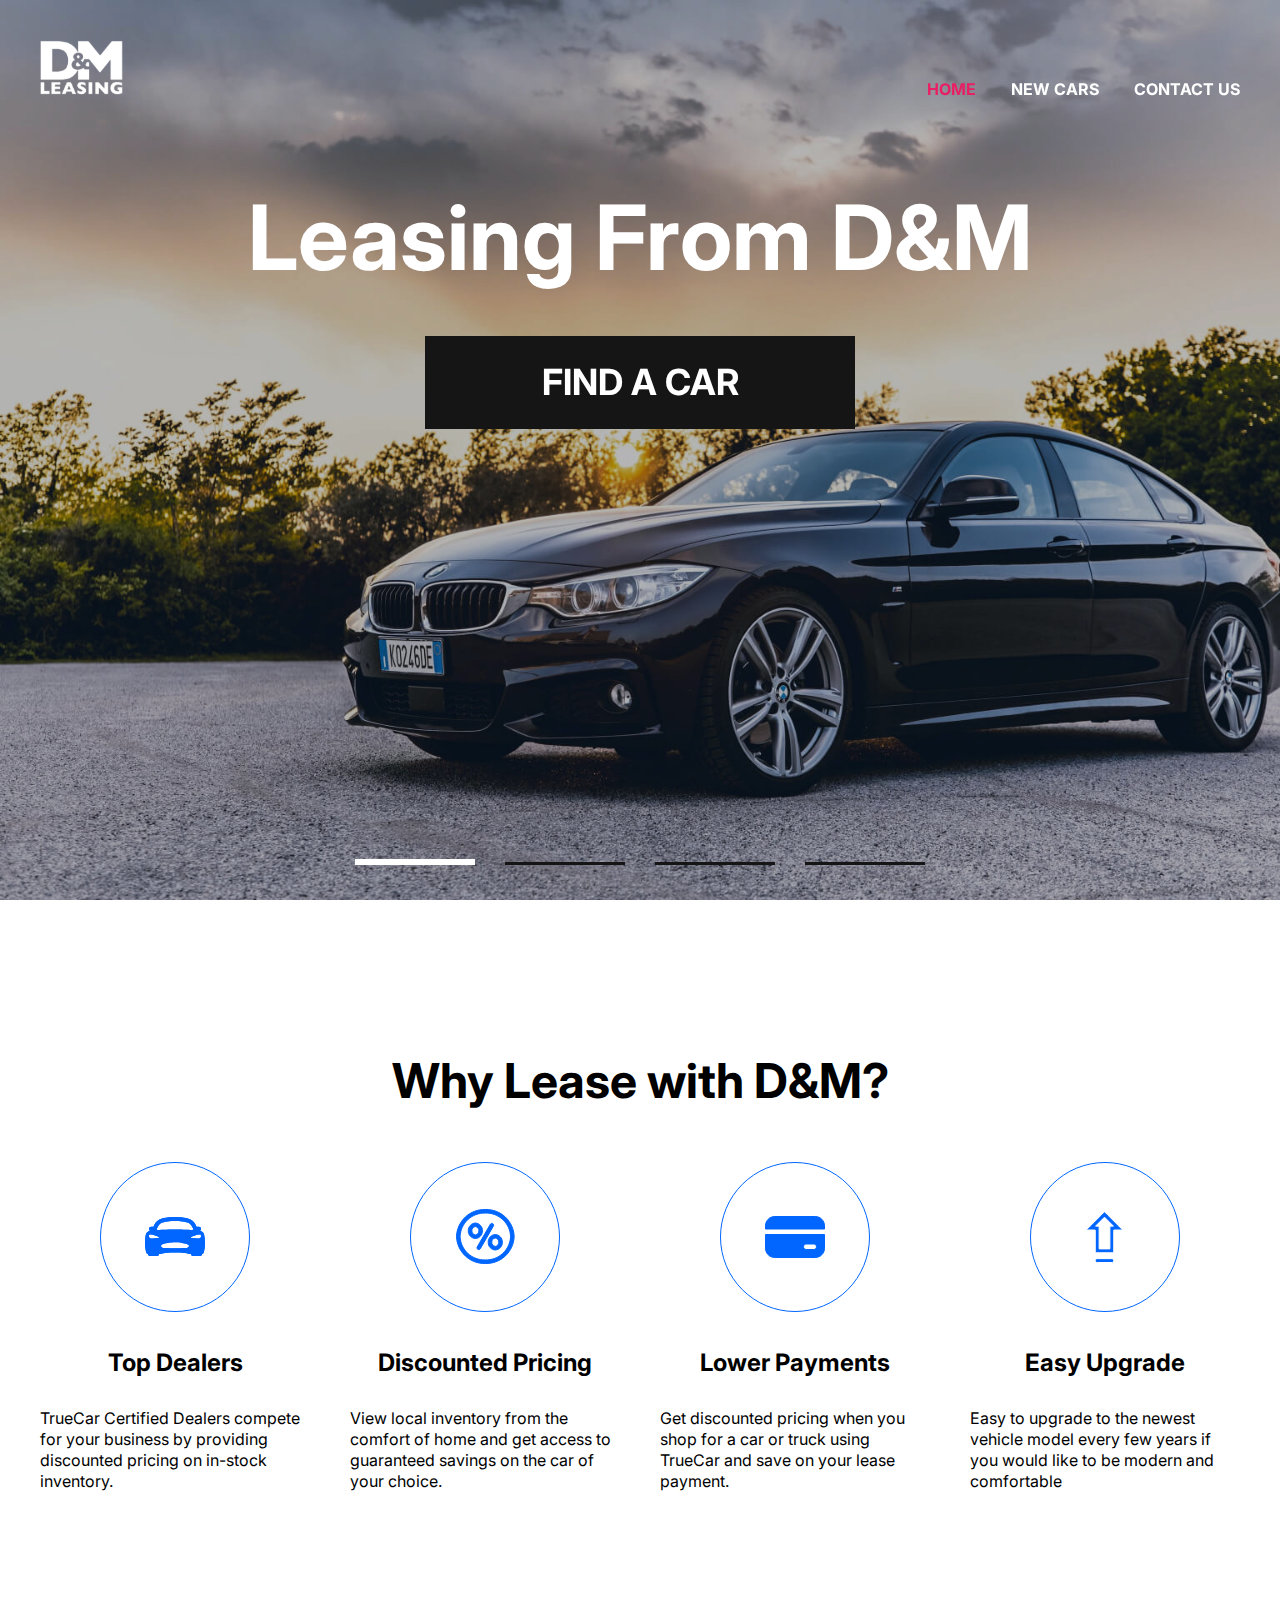
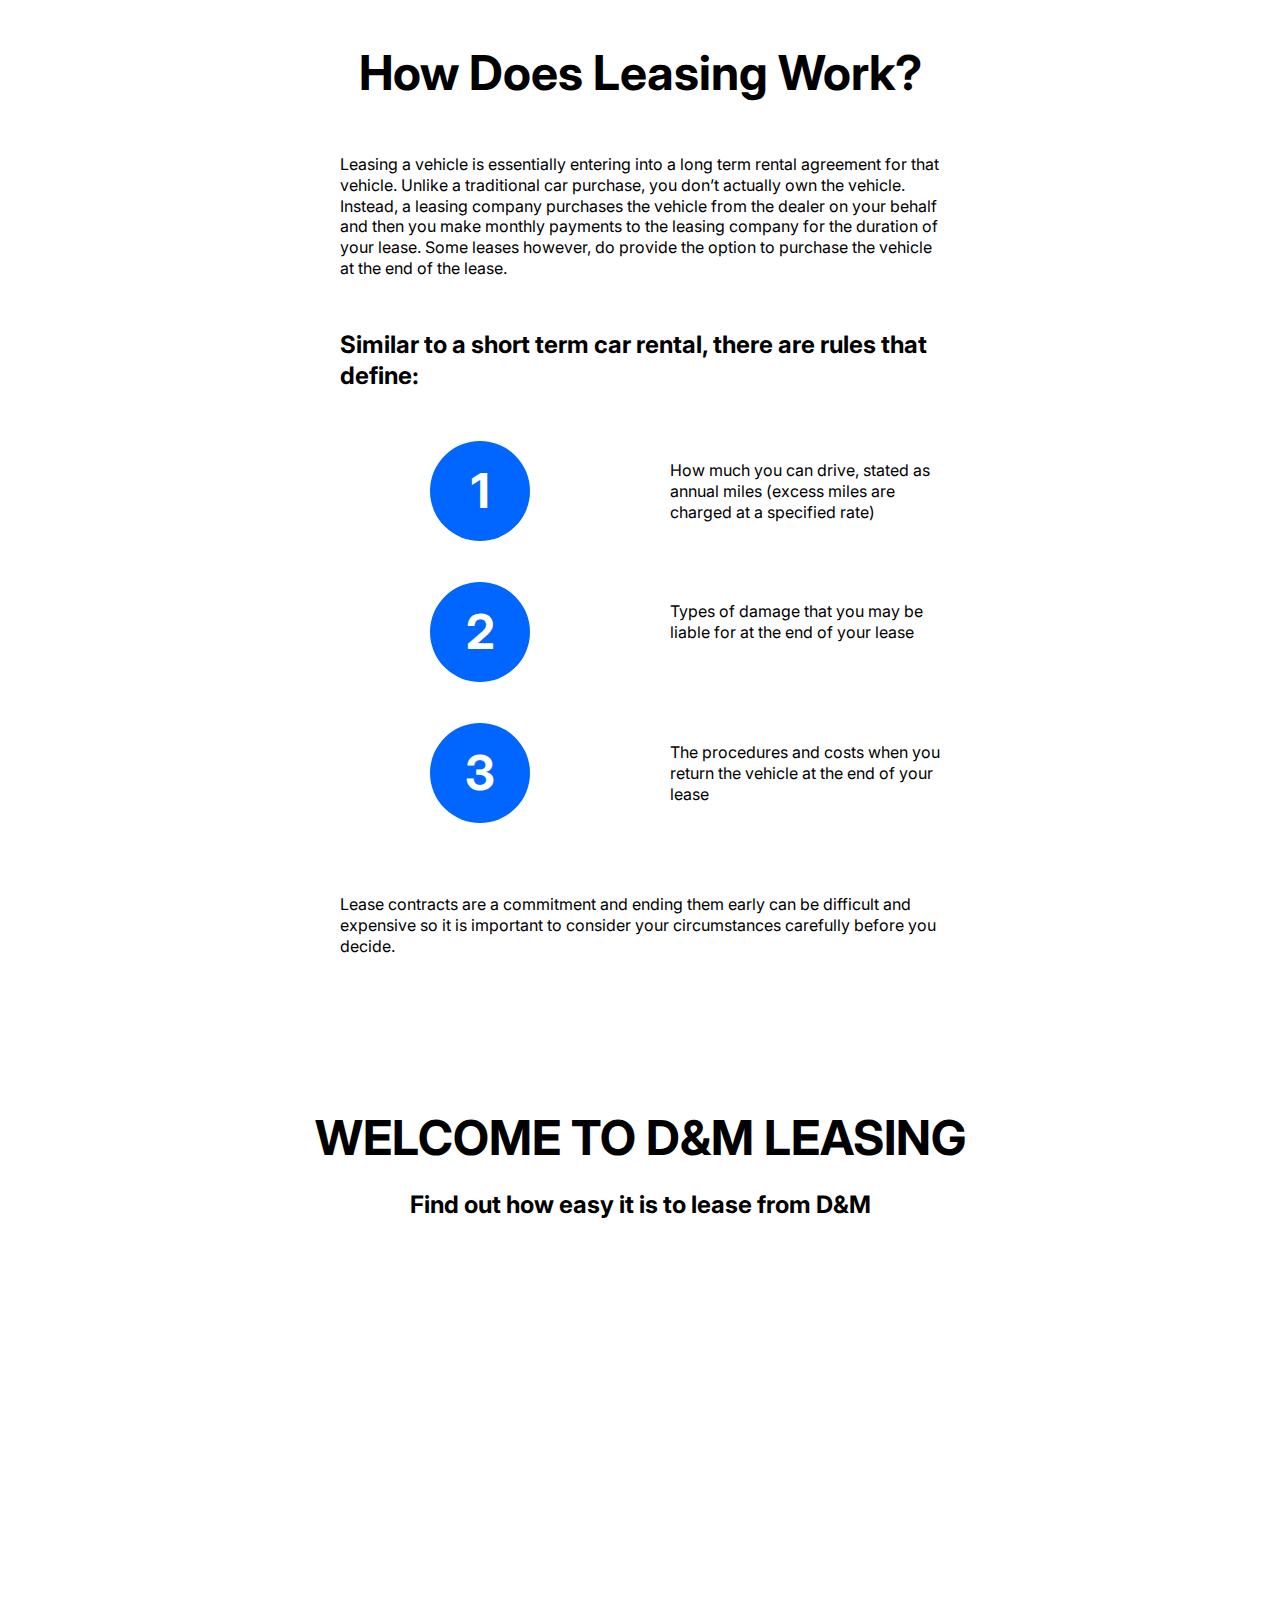
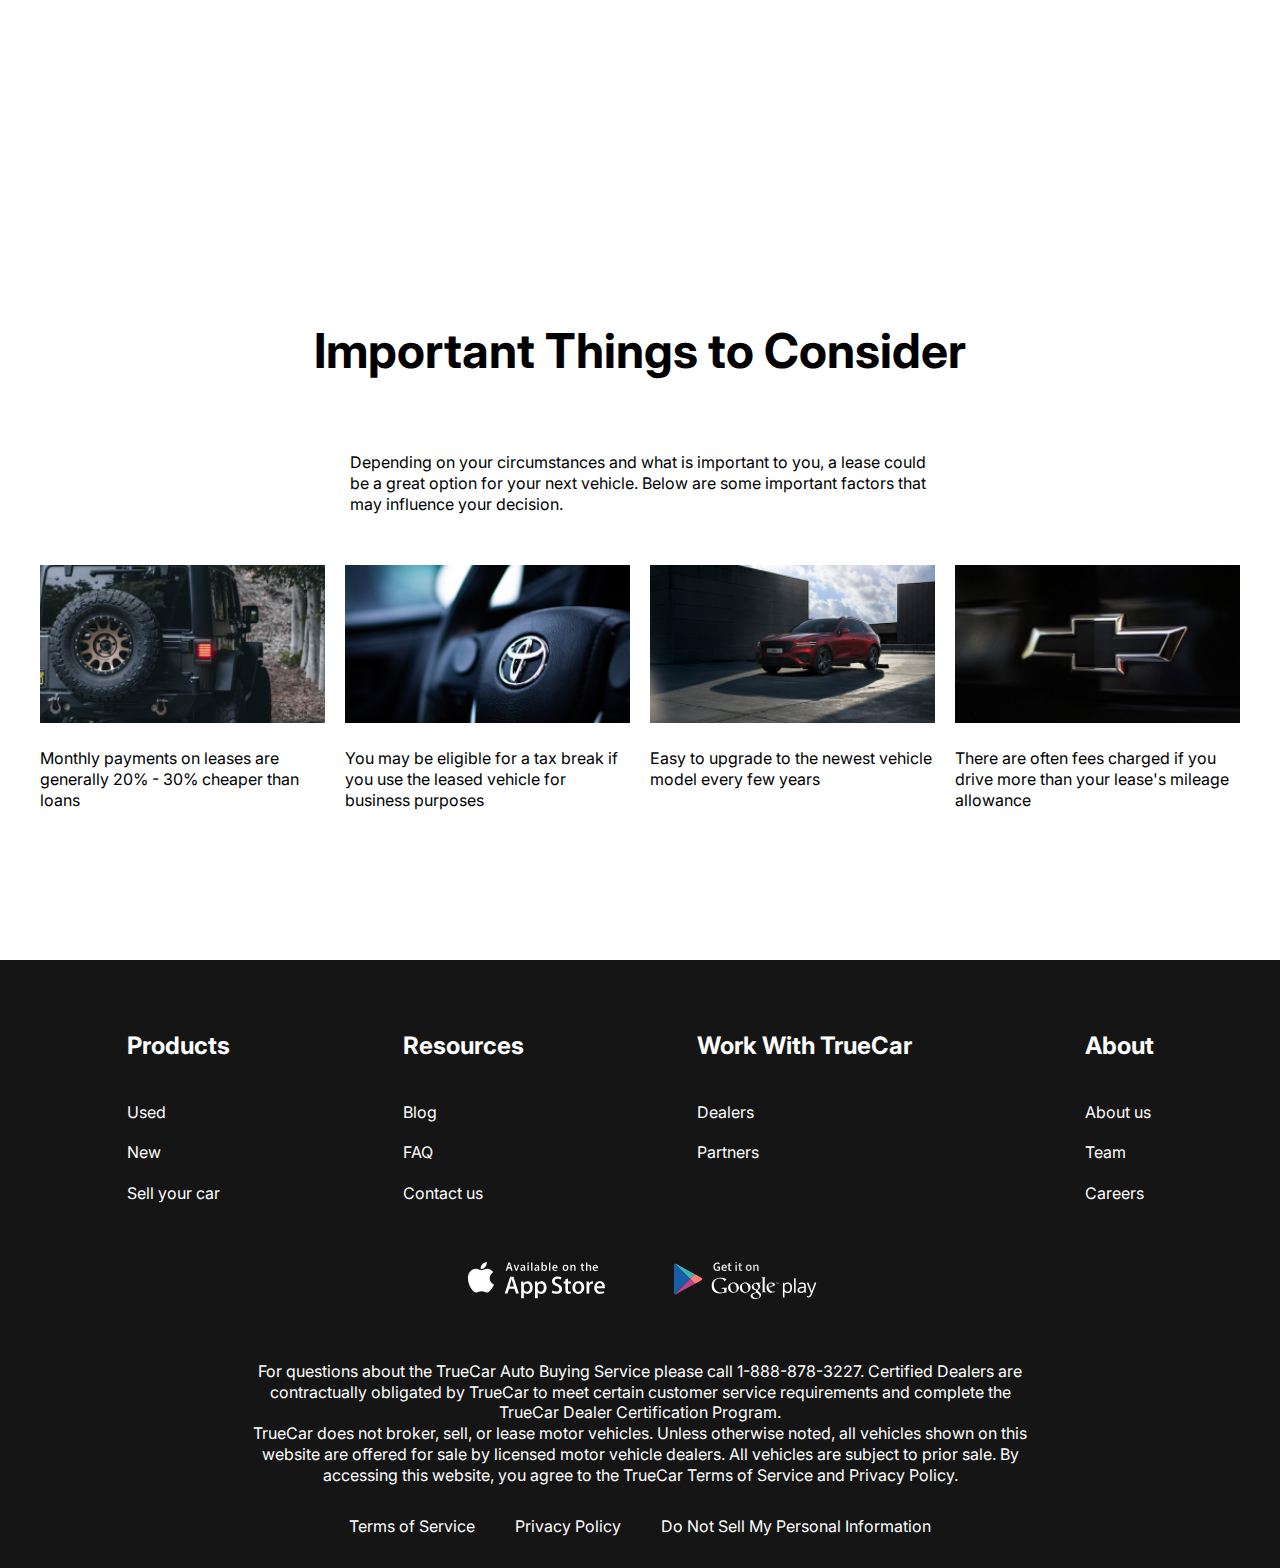
<file: index.html>
<!DOCTYPE html>
<html lang="en">
   <head>
      <meta charset="UTF-8" />
      <meta http-equiv="X-UA-Compatible" content="IE=edge" />
      <meta name="viewport" content="width=device-width, initial-scale=1.0" />
      <link rel="preconnect" href="https://fonts.googleapis.com" />
      <link rel="preconnect" href="https://fonts.gstatic.com" crossorigin />
      <link
         href="https://fonts.googleapis.com/css2?family=Inter:wght@400;700&display=swap"
         rel="stylesheet"
      />
      <link
         rel="stylesheet"
         href="https://cdn.jsdelivr.net/npm/swiper@9/swiper-bundle.min.css"
      /> 
      <link rel="stylesheet" href="css/style.css" />
      <link rel="stylesheet" href="css/responsive.css">
      <title>D&M</title>
   </head>
   <body>
      <div class="wrapper">
         <header class="header header-main">
            <div class="container">
               <div class="header__inner">
                  <a href="index.html" class="logo">
                     <img src="images/logo.svg" alt="logo" />
                  </a>
                  <nav class="menu">
                     <button class="menu__btn">
                        <span></span>
                        <span></span>
                        <span></span>
                     </button>
                     <ul class="menu__list">
                        <li class="menu__list-item">
                           <a href="#" class="menu__list-link menu__list-link--active">Home</a>
                        </li>
                        <li class="menu__list-item">
                           <a href="new-cars.html" class="menu__list-link">NEW CARS</a>
                        </li>
                        <li class="menu__list-item">
                           <a href="contacts.html" class="menu__list-link">CONTACT US</a>
                        </li>
                     </ul>
                  </nav>
               </div>
            </div>
         </header>
         <main class="main">
            <section class="top">
               <div class="container">
                  <h1 class="title">Leasing From D&M</h1>
                  <a href="new-cars.html" class="top__link">
                     FIND A CAR
                  </a>
               </div>
            </section>
            <div class="slider">
               <div class="swiper mySwiper">
                  <div class="swiper-wrapper">
                    <div class="swiper-slide" style="background-image: url(images/slider-1.jpg);"></div> 
                    <div class="swiper-slide" style="background-image: url(images/slider-2.avif);"></div> 
                    <div class="swiper-slide" style="background-image: url(images/slider-3.avif);"></div> 
                    <div class="swiper-slide" style="background-image: url(images/hakon-sataoen-qyfco1nfMtg-unsplash.jpg);"></div> 
                  </div>
                  <div class="swiper-pagination"></div>
                </div>
            </div>
            <section class="why-lease">
               <div class="container">
                  <h2 class="section__title">Why Lease with D&M?</h2>
                  <ul class="why-lease__list">
                     <li class="why-lease__item">
                        <img src="images/why-lease-1.svg" alt="Dealer" class="why-lease__item-img">
                        <h3 class="why-lease__item-title">Top Dealers</h3>
                        <p class="why-lease__item-text">
                           TrueCar Certified Dealers compete for your business by providing discounted pricing on in-stock inventory.
                        </p>
                     </li>
                     <li class="why-lease__item">
                        <img src="images/why-lease-2.svg" alt="Pricing" class="why-lease__item-img">
                        <h3 class="why-lease__item-title">Discounted Pricing</h3>
                        <p class="why-lease__item-text">
                           View local inventory from the comfort of home and get access to guaranteed savings on the car of your choice.
                        </p>
                     </li>
                     <li class="why-lease__item">
                        <img src="images/why-lease-3.svg" alt="Payments" class="why-lease__item-img">
                        <h3 class="why-lease__item-title">Lower Payments</h3>
                        <p class="why-lease__item-text">
                           Get discounted pricing when you shop for a car or truck using TrueCar and save on your lease payment.
                        </p>
                     </li>
                     <li class="why-lease__item">
                        <img src="images/why-lease-4.svg" alt="Upgrade" class="why-lease__item-img">
                        <h3 class="why-lease__item-title">Easy Upgrade</h3>
                        <p class="why-lease__item-text">
                           Easy to upgrade to the newest vehicle model every few years if you would like to be modern and comfortable
                        </p>
                     </li>
                  </ul>
               </div>
            </section>
            <section class="how-does">
               <div class="container">
                  <div class="how-does__inner">
                     <h2 class="section__title">How Does Leasing Work?</h2>
                     <p class="how-does__text">Leasing a vehicle is essentially entering into a long term rental agreement for that vehicle. Unlike a traditional car purchase, you don’t actually own the vehicle. Instead, a leasing company purchases the vehicle from the dealer on your behalf and then you make monthly payments to the leasing company for the duration of your lease. Some leases however, do provide the option to purchase the vehicle at the end of the lease.
                     </p>
                     <h4 class="how__does-title">
                        Similar to a short term car rental, there are rules that define:
                     </h4>
                     <ol class="how__does-list">
                        <li class="how__does-item">
                           How much you can drive, stated as annual miles (excess miles are charged at a specified rate)
                        </li>
                        <li class="how__does-item">Types of damage that you may be liable for at the end of your lease</li>
                        <li class="how__does-item">The procedures and costs when you return the vehicle at the end of your lease</li>
                     </ol>
                     <p class="how-does__text">
                        Lease contracts are a commitment and ending them early can be difficult and expensive so it is important to consider your circumstances carefully before you decide.
                     </p>
                  </div>
               </div>
            </section>
            <section class="video">
               <div class="container">
                  <h2 class="section__title video__title">
                     WELCOME TO D&M LEASING
                  </h2>
                  <p class="video__text">Find out how easy it is to lease from D&M</p>
                  <iframe class="video__content" width="1000" height="500" src="https://www.youtube.com/embed/1RBpS2SXwi4?controls=0" title="YouTube video player" frameborder="0" allow="accelerometer; autoplay; clipboard-write; encrypted-media; gyroscope; picture-in-picture; web-share" allowfullscreen></iframe>
               </div>
            </section>
            <section class="important">
               <div class="container">
                  <h2 class="section__title important__title">Important Things to Consider</h2>
                  <p class="important__text">Depending on your circumstances and what is important to you, a lease could be a great option for your next vehicle. Below are some important factors that may influence your decision.</p>
                  <ul class="important__list">
                     <li class="important__item">
                        <img src="images/imp-1.jpg" alt="important" class="important__item-img">
                        <p class="important__item-text">Monthly payments on leases are generally 20% - 30% cheaper than loans</p>
                     </li>
                     <li class="important__item">
                        <img src="images/imp-2.jpg" alt="important" class="important__item-img">
                        <p class="important__item-text">You may be eligible for a tax break if you use the leased vehicle for business purposes</p>
                     </li>
                     <li class="important__item">
                        <img src="images/imp-3.jpg" alt="important" class="important__item-img">
                        <p class="important__item-text">Easy to upgrade to the newest vehicle model every few years</p>
                     </li>
                     <li class="important__item">
                        <img src="images/imp-4.jpg" alt="important" class="important__item-img">
                        <p class="important__item-text">There are often fees charged if you drive more than your lease's mileage allowance</p>
                     </li>
                  </ul>
               </div>
            </section>
         </main>
         <footer class="footer">
            <div class="container">
               <nav class="footer__menu">
                  <ul class="footer__menu-list">
                     <li class="footer__menu-item">
                        <p class="footer__menu-title">Products</p>
                     </li>
                     <li class="footer__menu-item">
                        <a href="#" class="footer__menu-link">Used</a>
                     </li>
                     <li class="footer__menu-item">
                        <a href="#" class="footer__menu-link">New</a>
                     </li>
                     <li class="footer__menu-item">
                        <a href="#" class="footer__menu-link">Sell your car</a>
                     </li>
                  </ul>
                  <ul class="footer__menu-list">
                     <li class="footer__menu-item">
                        <p class="footer__menu-title">Resources</p>
                     </li>
                     <li class="footer__menu-item">
                        <a href="#" class="footer__menu-link">Blog</a>
                     </li>
                     <li class="footer__menu-item">
                        <a href="#" class="footer__menu-link">FAQ</a>
                     </li>
                     <li class="footer__menu-item">
                        <a href="#" class="footer__menu-link">Contact us</a>
                     </li>
                  </ul>
                  <ul class="footer__menu-list">
                     <li class="footer__menu-item">
                        <p class="footer__menu-title">Work With TrueCar</p>
                     </li>
                     <li class="footer__menu-item">
                        <a href="#" class="footer__menu-link">Dealers</a>
                     </li>
                     <li class="footer__menu-item">
                        <a href="#" class="footer__menu-link">Partners</a>
                     </li>
                  </ul>
                  <ul class="footer__menu-list">
                     <li class="footer__menu-item">
                        <p class="footer__menu-title">About</p>
                     </li>
                     <li class="footer__menu-item">
                        <a href="#" class="footer__menu-link">About us</a>
                     </li>
                     <li class="footer__menu-item">
                        <a href="#" class="footer__menu-link">Team</a>
                     </li>
                     <li class="footer__menu-item">
                        <a href="#" class="footer__menu-link">Careers</a>
                     </li>
                  </ul>
               </nav>
               <ul class="app">
                  <li class="app__item">
                     <a href="#" class="app__item-link">
                        <img src="images/appstore.svg" alt="appstore" />
                     </a>
                  </li>
                  <li class="app__item">
                     <a href="#" class="app__item-link">
                        <img
                           class="app__item-img"
                           src="images/google-play.svg"
                           alt="google-play"
                        />
                     </a>
                  </li>
               </ul>
               <div class="footer__copy">
                  <p class="footer__copy-text">
                     For questions about the TrueCar Auto Buying Service please
                     call 1-888-878-3227. Certified Dealers are contractually
                     obligated by TrueCar to meet certain customer service
                     requirements and complete the TrueCar Dealer Certification
                     Program.
                  </p>
                  <p class="footer__copy-text">
                     TrueCar does not broker, sell, or lease motor vehicles.
                     Unless otherwise noted, all vehicles shown on this website
                     are offered for sale by licensed motor vehicle dealers. All
                     vehicles are subject to prior sale. By accessing this
                     website, you agree to the TrueCar Terms of Service and
                     Privacy Policy.
                  </p>
               </div>
               <nav class="copy__nav">
                  <ul class="copy__nav-list">
                     <li class="copy__nav-item">
                        <a href="#" class="copy__nav-link">Terms of Service</a>
                     </li>
                     <li class="copy__nav-item">
                        <a href="#" class="copy__nav-link">Privacy Policy</a>
                     </li>
                     <li class="copy__nav-item">
                        <a href="#" class="copy__nav-link">Do Not Sell My Personal Information</a>
                     </li>
                  </ul>
               </nav>
            </div>
         </footer>
      </div>
      <script src="https://cdn.jsdelivr.net/npm/swiper@9/swiper-bundle.min.js"></script>
      <script src="js/swiper.js"></script>
      <script src="js/main.js"></script>
   </body>
</html>
</file>
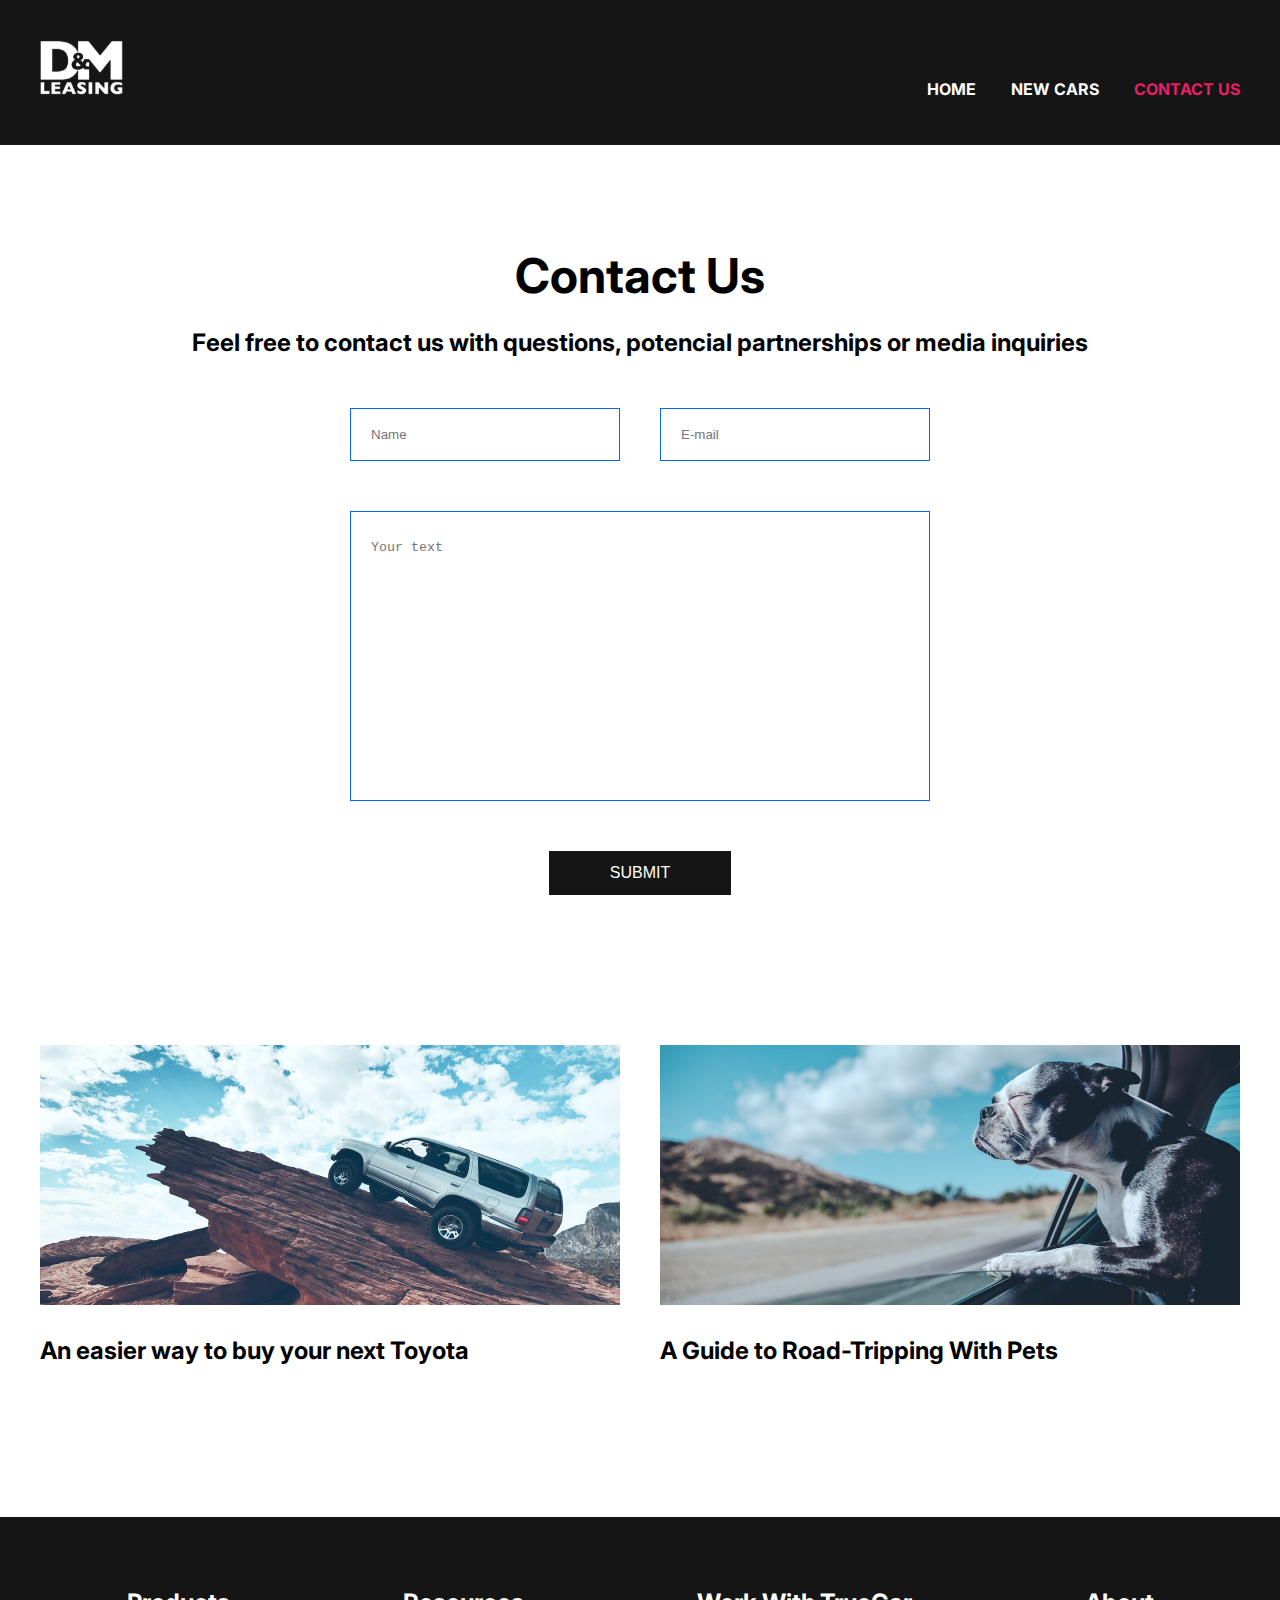
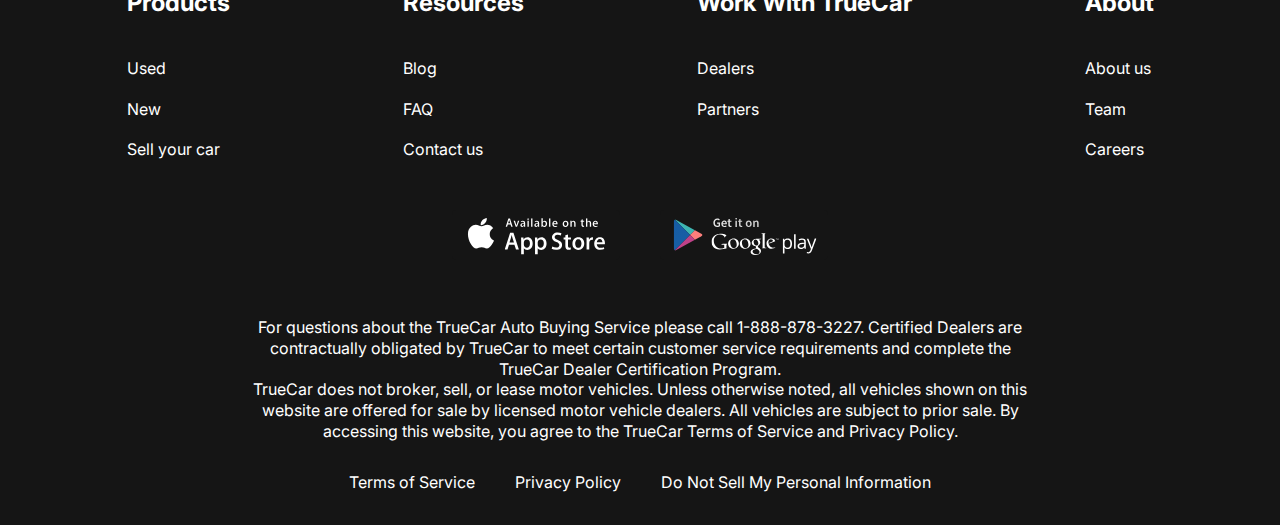
<file: contacts.html>
<!DOCTYPE html>
<html lang="en">
   <head>
      <meta charset="UTF-8" />
      <meta http-equiv="X-UA-Compatible" content="IE=edge" />
      <meta name="viewport" content="width=device-width, initial-scale=1.0" />
      <link rel="preconnect" href="https://fonts.googleapis.com" />
      <link rel="preconnect" href="https://fonts.gstatic.com" crossorigin />
      <link
         href="https://fonts.googleapis.com/css2?family=Inter:wght@400;700&display=swap"
         rel="stylesheet"
      />
      <link rel="stylesheet" href="css/style.css" />
      <link rel="stylesheet" href="css/responsive.css">
      <title>Contacts</title>
   </head>
   <body>
      <div class="wrapper">
         <header class="header">
            <div class="container">
               <div class="header__inner">
                  <a href="index.html" class="logo">
                     <img src="images/logo.svg" alt="logo" />
                  </a>
                  <nav class="menu">
                     <button class="menu__btn">
                        <span></span>
                        <span></span>
                        <span></span>
                     </button>
                     <ul class="menu__list">
                        <li class="menu__list-item">
                           <a href="index.html" class="menu__list-link">Home</a>
                        </li>
                        <li class="menu__list-item">
                           <a href="new-cars.html" class="menu__list-link">NEW CARS</a>
                        </li>
                        <li class="menu__list-item">
                           <a href="#" class="menu__list-link menu__list-link--active">CONTACT US</a>
                        </li>
                     </ul>
                  </nav>
               </div>
            </div>
         </header>
         <main class="main">
            <section class="contacts">
               <div class="container">
                  <h2 class="section__title contacts__title">Contact Us</h2>
                  <p class="contacts__text">
                     Feel free to contact us with questions, potencial partnerships or media inquiries
                  </p>
                  <form action="" class="form">
                     <input type="text" class="form__input" placeholder="Name">
                     <input type="email" class="form__input" placeholder="E-mail">
                     <textarea class="form__textarea" placeholder="Your text"></textarea>
                     <button class="form__button btn" type="submit">SUBMIT</button>
                  </form>
               </div>
            </section>
            <section class="blog">
               <div class="container">
                  <div class="blog__items">
                     <div class="blog__item">
                        <img src="images/blog-1.jpg" alt="blog" class="blog__item-img">
                        <h4 class="blog__item-title">An easier way to buy your next Toyota</h4>
                     </div>
                     <div class="blog__item">
                        <img src="images/blog-2.jpg" alt="blog" class="blog__item-img">
                        <h4 class="blog__item-title">A Guide to Road-Tripping With Pets</h4>
                     </div>
                  </div>
               </div>
            </section>
         </main>
         <footer class="footer">
            <div class="container">
               <nav class="footer__menu">
                  <ul class="footer__menu-list">
                     <li class="footer__menu-item">
                        <p class="footer__menu-title">Products</p>
                     </li>
                     <li class="footer__menu-item">
                        <a href="#" class="footer__menu-link">Used</a>
                     </li>
                     <li class="footer__menu-item">
                        <a href="#" class="footer__menu-link">New</a>
                     </li>
                     <li class="footer__menu-item">
                        <a href="#" class="footer__menu-link">Sell your car</a>
                     </li>
                  </ul>
                  <ul class="footer__menu-list">
                     <li class="footer__menu-item">
                        <p class="footer__menu-title">Resources</p>
                     </li>
                     <li class="footer__menu-item">
                        <a href="#" class="footer__menu-link">Blog</a>
                     </li>
                     <li class="footer__menu-item">
                        <a href="#" class="footer__menu-link">FAQ</a>
                     </li>
                     <li class="footer__menu-item">
                        <a href="#" class="footer__menu-link">Contact us</a>
                     </li>
                  </ul>
                  <ul class="footer__menu-list">
                     <li class="footer__menu-item">
                        <p class="footer__menu-title">Work With TrueCar</p>
                     </li>
                     <li class="footer__menu-item">
                        <a href="#" class="footer__menu-link">Dealers</a>
                     </li>
                     <li class="footer__menu-item">
                        <a href="#" class="footer__menu-link">Partners</a>
                     </li>
                  </ul>
                  <ul class="footer__menu-list">
                     <li class="footer__menu-item">
                        <p class="footer__menu-title">About</p>
                     </li>
                     <li class="footer__menu-item">
                        <a href="#" class="footer__menu-link">About us</a>
                     </li>
                     <li class="footer__menu-item">
                        <a href="#" class="footer__menu-link">Team</a>
                     </li>
                     <li class="footer__menu-item">
                        <a href="#" class="footer__menu-link">Careers</a>
                     </li>
                  </ul>
               </nav>
               <ul class="app">
                  <li class="app__item">
                     <a href="#" class="app__item-link">
                        <img src="images/appstore.svg" alt="appstore" />
                     </a>
                  </li>
                  <li class="app__item">
                     <a href="#" class="app__item-link">
                        <img
                           class="app__item-img"
                           src="images/google-play.svg"
                           alt="google-play"
                        />
                     </a>
                  </li>
               </ul>
               <div class="footer__copy">
                  <p class="footer__copy-text">
                     For questions about the TrueCar Auto Buying Service please
                     call 1-888-878-3227. Certified Dealers are contractually
                     obligated by TrueCar to meet certain customer service
                     requirements and complete the TrueCar Dealer Certification
                     Program.
                  </p>
                  <p class="footer__copy-text">
                     TrueCar does not broker, sell, or lease motor vehicles.
                     Unless otherwise noted, all vehicles shown on this website
                     are offered for sale by licensed motor vehicle dealers. All
                     vehicles are subject to prior sale. By accessing this
                     website, you agree to the TrueCar Terms of Service and
                     Privacy Policy.
                  </p>
               </div>
               <nav class="copy__nav">
                  <ul class="copy__nav-list">
                     <li class="copy__nav-item">
                        <a href="#" class="copy__nav-link">Terms of Service</a>
                     </li>
                     <li class="copy__nav-item">
                        <a href="#" class="copy__nav-link">Privacy Policy</a>
                     </li>
                     <li class="copy__nav-item">
                        <a href="#" class="copy__nav-link">Do Not Sell My Personal Information</a>
                     </li>
                  </ul>
               </nav>
            </div>
         </footer>
      </div>
      <script src="js/main.js"></script>
   </body>
</html>
</file>
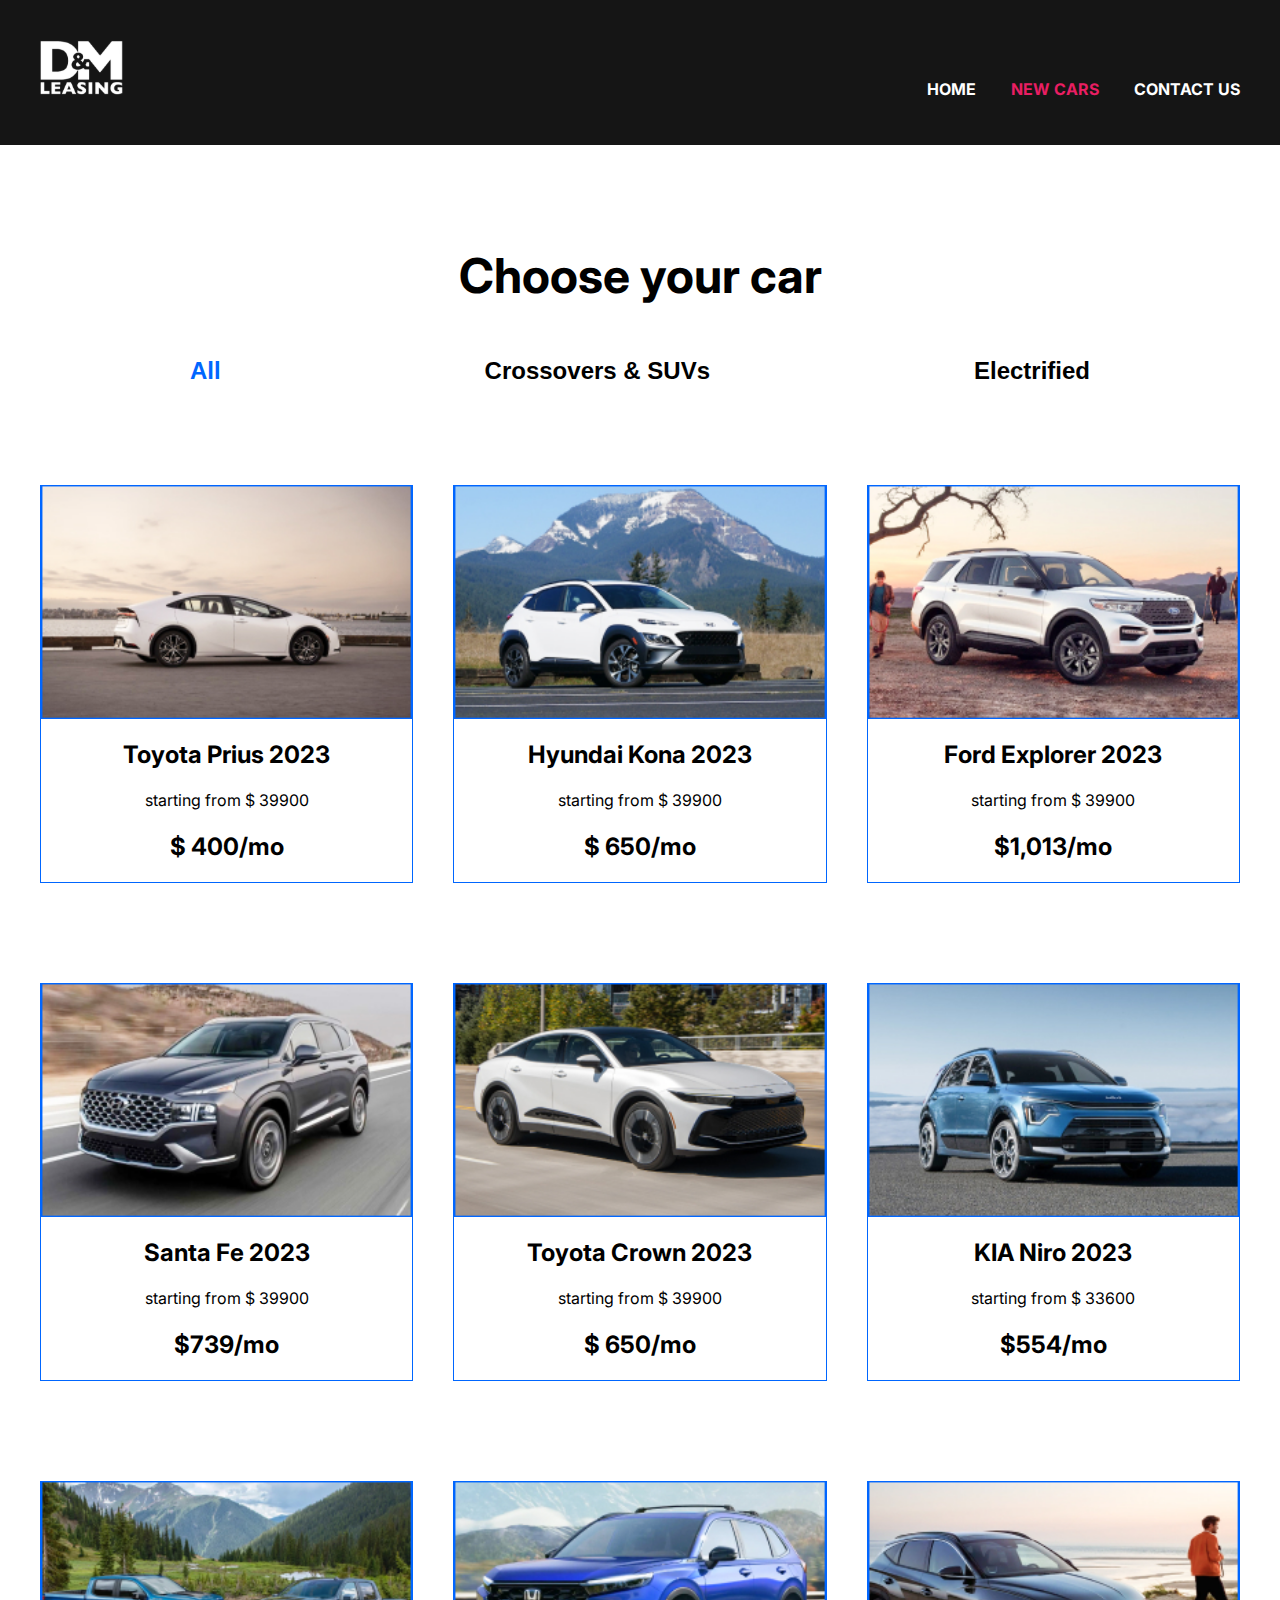
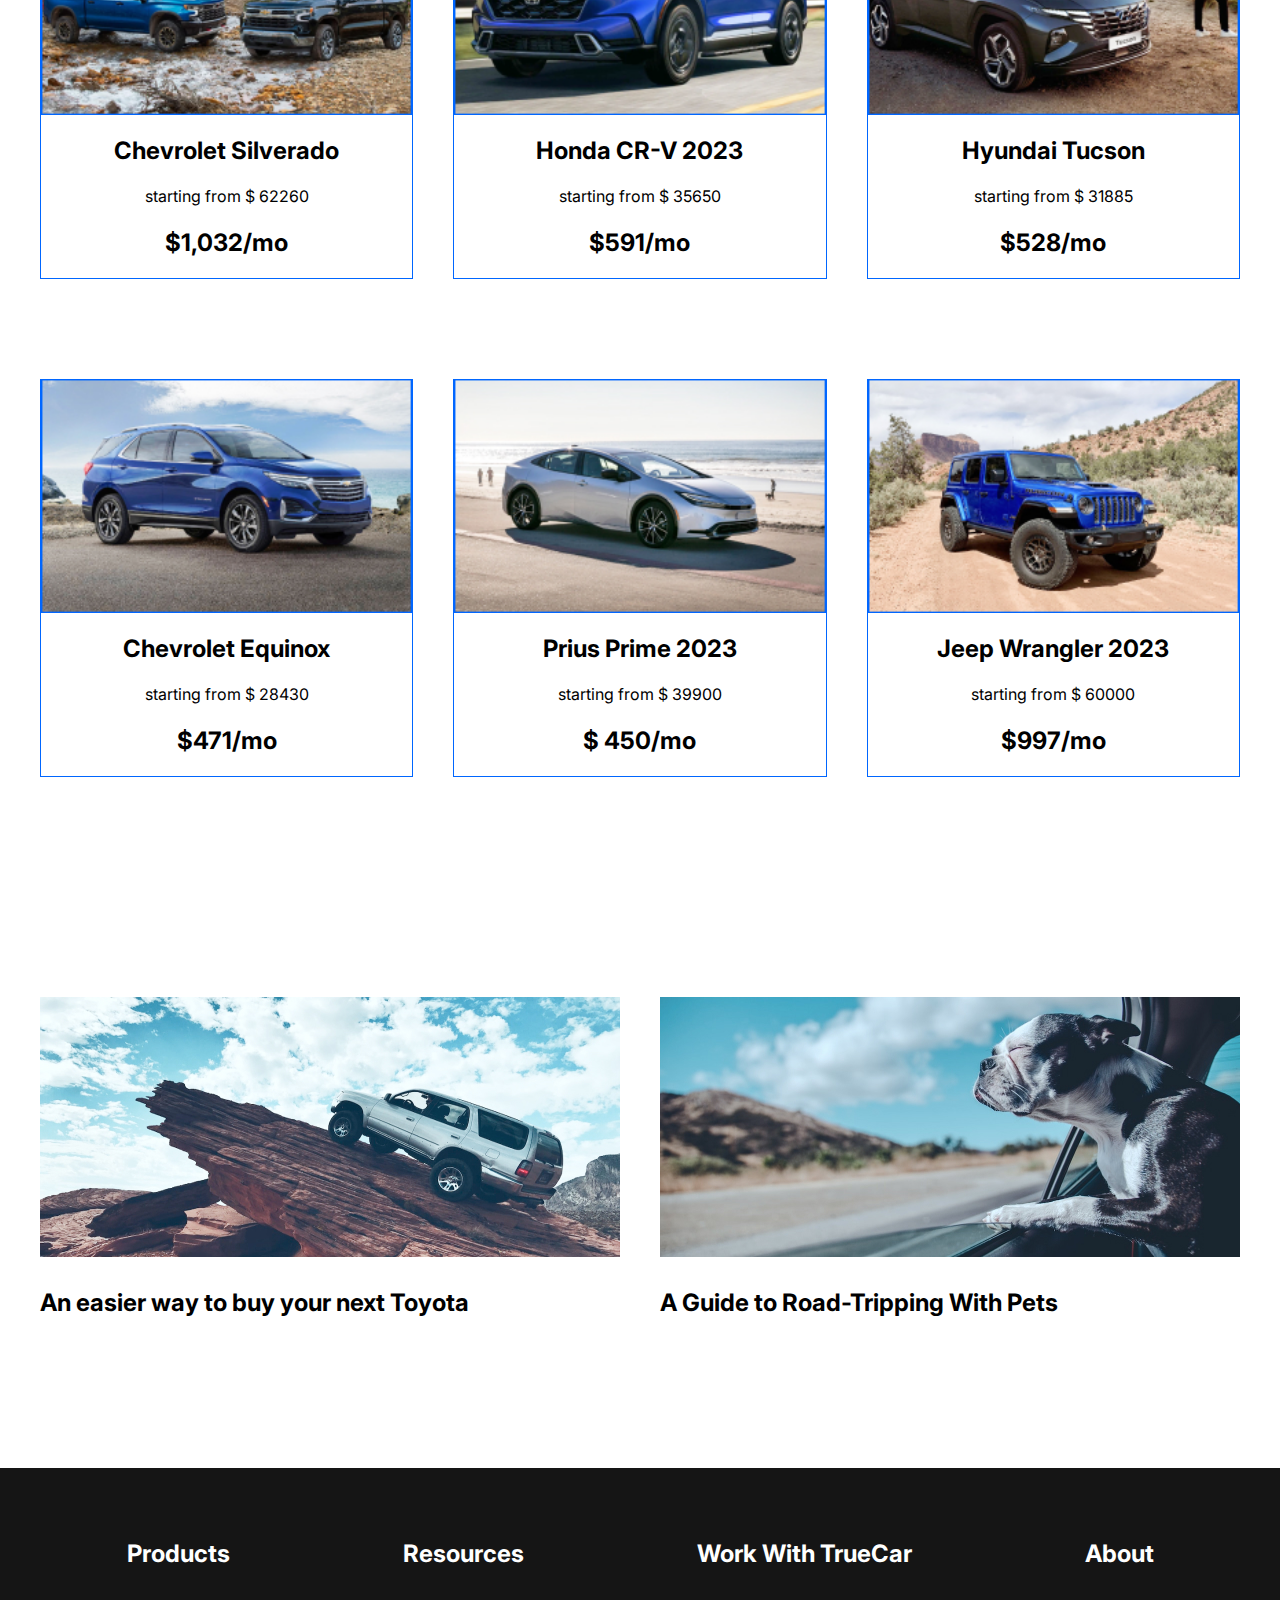
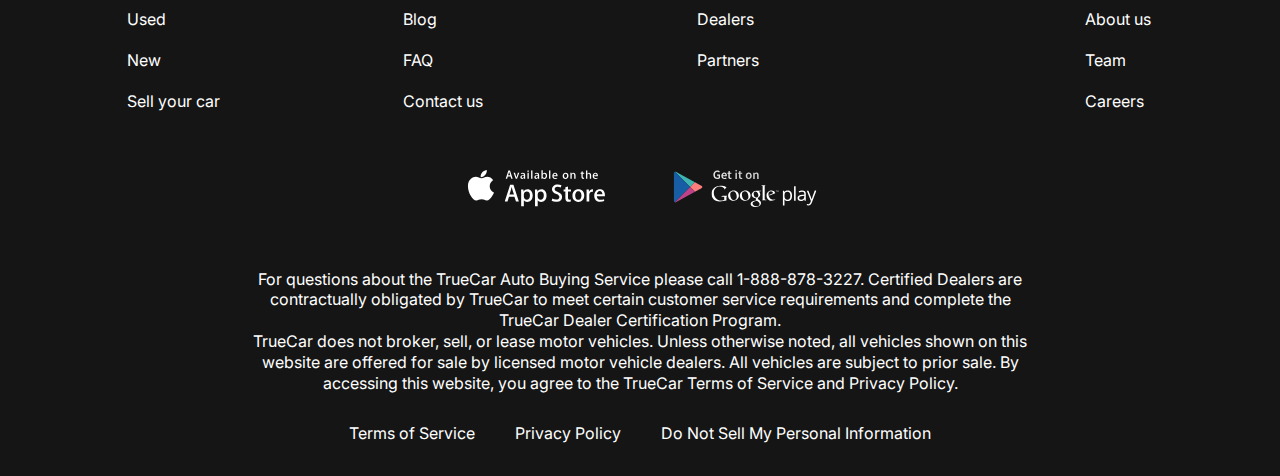
<file: new-cars.html>
<!DOCTYPE html>
<html lang="en">
   <head>
      <meta charset="UTF-8" />
      <meta http-equiv="X-UA-Compatible" content="IE=edge" />
      <meta name="viewport" content="width=device-width, initial-scale=1.0" />
      <link rel="preconnect" href="https://fonts.googleapis.com" />
      <link rel="preconnect" href="https://fonts.gstatic.com" crossorigin />
      <link
         href="https://fonts.googleapis.com/css2?family=Inter:wght@400;700&display=swap"
         rel="stylesheet"
      />
      <link rel="stylesheet" href="css/style.css" />
      <link rel="stylesheet" href="css/responsive.css" />
      <title>New cars</title>
   </head>
   <body>
      <div class="wrapper">
         <header class="header">
            <div class="container">
               <div class="header__inner">
                  <a href="index.html" class="logo">
                     <img src="images/logo.svg" alt="logo" />
                  </a>
                  <nav class="menu">
                     <button class="menu__btn">
                        <span></span>
                        <span></span>
                        <span></span>
                     </button>
                     <ul class="menu__list">
                        <li class="menu__list-item">
                           <a href="index.html" class="menu__list-link">Home</a>
                        </li>
                        <li class="menu__list-item">
                           <a
                              href="#"
                              class="menu__list-link menu__list-link--active"
                              >NEW CARS</a
                           >
                        </li>
                        <li class="menu__list-item">
                           <a href="contacts.html" class="menu__list-link"
                              >CONTACT US</a
                           >
                        </li>
                     </ul>
                  </nav>
               </div>
            </div>
         </header>
         <main class="main">
            <section class="choose">
               <div class="container">
                  <h2 class="section__title">Choose your car</h2>
                  <div class="tabs">
                     <div class="tabs__btn">
                        <button
                           class="tabs__btn-item tabs__btn-item--active"
                           data-button="content-1"
                        >
                           All
                        </button>
                        <button class="tabs__btn-item" data-button="content-2">
                           Crossovers & SUVs
                        </button>
                        <button class="tabs__btn-item" data-button="content-3">
                           Electrified
                        </button>
                     </div>
                     <div class="tabs__content">
                        <div
                           class="tabs__content-item tabs__content-item--active"
                           id="content-1"
                        >
                           <div class="card">
                              <div class="card__content">
                                 <img
                                    src="images/card-3.jpg"
                                    alt="card"
                                    class="card__img"
                                 />
                                 <h4 class="card__title">Toyota Prius 2023</h4>
                                 <p class="card__text">starting from $ 39900</p>
                                 <p class="card__price">$ 400/mo</p>
                              </div>
                           </div>
                           <div class="card">
                              <div class="card__content">
                                 <img
                                    src="images/card-4.jpg"
                                    alt="card"
                                    class="card__img"
                                 />
                                 <h4 class="card__title">Hyundai Kona 2023</h4>
                                 <p class="card__text">starting from $ 39900</p>
                                 <p class="card__price">$ 650/mo</p>
                              </div>
                           </div>
                           <div class="card">
                              <div class="card__content">
                                 <img
                                    src="images/card-5.jpg"
                                    alt="card"
                                    class="card__img"
                                 />
                                 <h4 class="card__title">Ford Explorer 2023</h4>
                                 <p class="card__text">starting from $ 39900</p>
                                 <p class="card__price">$1,013/mo</p>
                              </div>
                           </div>
                           <div class="card">
                              <div class="card__content">
                                 <img
                                    src="images/card-6.jpg"
                                    alt="card"
                                    class="card__img"
                                 />
                                 <h4 class="card__title">Santa Fe 2023</h4>
                                 <p class="card__text">starting from $ 39900</p>
                                 <p class="card__price">$739/mo</p>
                              </div>
                           </div>
                           <div class="card">
                              <div class="card__content">
                                 <img
                                    src="images/card-1.jpg"
                                    alt="card"
                                    class="card__img"
                                 />
                                 <h4 class="card__title">Toyota Crown 2023</h4>
                                 <p class="card__text">starting from $ 39900</p>
                                 <p class="card__price">$ 650/mo</p>
                              </div>
                           </div>
                           <div class="card">
                              <div class="card__content">
                                 <img
                                    src="images/card-7.jpg"
                                    alt="card"
                                    class="card__img"
                                 />
                                 <h4 class="card__title">KIA Niro 2023</h4>
                                 <p class="card__text">starting from $ 33600</p>
                                 <p class="card__price">$554/mo</p>
                              </div>
                           </div>
                           <div class="card">
                              <div class="card__content">
                                 <img
                                    src="images/card-8.jpg"
                                    alt="card"
                                    class="card__img"
                                 />
                                 <h4 class="card__title">
                                    Chevrolet Silverado
                                 </h4>
                                 <p class="card__text">starting from $ 62260</p>
                                 <p class="card__price">$1,032/mo</p>
                              </div>
                           </div>
                           <div class="card">
                              <div class="card__content">
                                 <img
                                    src="images/card-9.jpg"
                                    alt="card"
                                    class="card__img"
                                 />
                                 <h4 class="card__title">Honda CR-V 2023</h4>
                                 <p class="card__text">starting from $ 35650</p>
                                 <p class="card__price">$591/mo</p>
                              </div>
                           </div>
                           <div class="card">
                              <div class="card__content">
                                 <img
                                    src="images/card-10.jpg"
                                    alt="card"
                                    class="card__img"
                                 />
                                 <h4 class="card__title">Hyundai Tucson</h4>
                                 <p class="card__text">starting from $ 31885</p>
                                 <p class="card__price">$528/mo</p>
                              </div>
                           </div>
                           <div class="card">
                              <div class="card__content">
                                 <img
                                    src="images/card-11.jpg"
                                    alt="card"
                                    class="card__img"
                                 />
                                 <h4 class="card__title">Chevrolet Equinox</h4>
                                 <p class="card__text">starting from $ 28430</p>
                                 <p class="card__price">$471/mo</p>
                              </div>
                           </div>
                           <div class="card">
                              <div class="card__content">
                                 <img
                                    src="images/card-2.jpg"
                                    alt="card"
                                    class="card__img"
                                 />
                                 <h4 class="card__title">Prius Prime 2023</h4>
                                 <p class="card__text">starting from $ 39900</p>
                                 <p class="card__price">$ 450/mo</p>
                              </div>
                           </div>
                           <div class="card">
                              <div class="card__content">
                                 <img
                                    src="images/card-12.jpg"
                                    alt="card"
                                    class="card__img"
                                 />
                                 <h4 class="card__title">Jeep Wrangler 2023</h4>
                                 <p class="card__text">starting from $ 60000</p>
                                 <p class="card__price">$997/mo</p>
                              </div>
                           </div>
                        </div>

                        <div class="tabs__content-item" id="content-2">
                           <div class="card">
                              <div class="card__content">
                                 <img
                                    src="images/card-4.jpg"
                                    alt="card"
                                    class="card__img"
                                 />
                                 <h4 class="card__title">Hyundai Kona 2023</h4>
                                 <p class="card__text">starting from $ 39900</p>
                                 <p class="card__price">$ 650/mo</p>
                              </div>
                           </div>
                           <div class="card">
                              <div class="card__content">
                                 <img
                                    src="images/card-5.jpg"
                                    alt="card"
                                    class="card__img"
                                 />
                                 <h4 class="card__title">Ford Explorer 2023</h4>
                                 <p class="card__text">starting from $ 39900</p>
                                 <p class="card__price">$1,013/mo</p>
                              </div>
                           </div>
                           <div class="card">
                              <div class="card__content">
                                 <img
                                    src="images/card-6.jpg"
                                    alt="card"
                                    class="card__img"
                                 />
                                 <h4 class="card__title">Santa Fe 2023</h4>
                                 <p class="card__text">starting from $ 39900</p>
                                 <p class="card__price">$739/mo</p>
                              </div>
                           </div>
                           <div class="card">
                              <div class="card__content">
                                 <img
                                    src="images/card-7.jpg"
                                    alt="card"
                                    class="card__img"
                                 />
                                 <h4 class="card__title">KIA Niro 2023</h4>
                                 <p class="card__text">starting from $ 33600</p>
                                 <p class="card__price">$554/mo</p>
                              </div>
                           </div>
                           <div class="card">
                              <div class="card__content">
                                 <img
                                    src="images/card-8.jpg"
                                    alt="card"
                                    class="card__img"
                                 />
                                 <h4 class="card__title">
                                    Chevrolet Silverado
                                 </h4>
                                 <p class="card__text">starting from $ 62260</p>
                                 <p class="card__price">$1,032/mo</p>
                              </div>
                           </div>
                           <div class="card">
                              <div class="card__content">
                                 <img
                                    src="images/card-9.jpg"
                                    alt="card"
                                    class="card__img"
                                 />
                                 <h4 class="card__title">Honda CR-V 2023</h4>
                                 <p class="card__text">starting from $ 35650</p>
                                 <p class="card__price">$591/mo</p>
                              </div>
                           </div>
                           <div class="card">
                              <div class="card__content">
                                 <img
                                    src="images/card-10.jpg"
                                    alt="card"
                                    class="card__img"
                                 />
                                 <h4 class="card__title">Hyundai Tucson</h4>
                                 <p class="card__text">starting from $ 31885</p>
                                 <p class="card__price">$528/mo</p>
                              </div>
                           </div>
                           <div class="card">
                              <div class="card__content">
                                 <img
                                    src="images/card-11.jpg"
                                    alt="card"
                                    class="card__img"
                                 />
                                 <h4 class="card__title">Chevrolet Equinox</h4>
                                 <p class="card__text">starting from $ 28430</p>
                                 <p class="card__price">$471/mo</p>
                              </div>
                           </div>
                           <div class="card">
                              <div class="card__content">
                                 <img
                                    src="images/card-12.jpg"
                                    alt="card"
                                    class="card__img"
                                 />
                                 <h4 class="card__title">Jeep Wrangler 2023</h4>
                                 <p class="card__text">starting from $ 60000</p>
                                 <p class="card__price">$997/mo</p>
                              </div>
                           </div>
                        </div>
                        <div class="tabs__content-item" id="content-3">
                           <div class="card">
                              <div class="card__content">
                                 <img
                                    src="images/card-1.jpg"
                                    alt="card"
                                    class="card__img"
                                 />
                                 <h4 class="card__title">Toyota Crown 2023</h4>
                                 <p class="card__text">starting from $ 39900</p>
                                 <p class="card__price">$ 650/mo</p>
                              </div>
                           </div>
                           <div class="card">
                              <div class="card__content">
                                 <img
                                    src="images/card-2.jpg"
                                    alt="card"
                                    class="card__img"
                                 />
                                 <h4 class="card__title">Prius Prime 2023</h4>
                                 <p class="card__text">starting from $ 39900</p>
                                 <p class="card__price">$ 450/mo</p>
                              </div>
                           </div>
                           <div class="card">
                              <div class="card__content">
                                 <img
                                    src="images/card-3.jpg"
                                    alt="card"
                                    class="card__img"
                                 />
                                 <h4 class="card__title">Toyota Prius 2023</h4>
                                 <p class="card__text">starting from $ 39900</p>
                                 <p class="card__price">$ 400/mo</p>
                              </div>
                           </div>
                        </div>
                     </div>
                  </div>
               </div>
            </section>
            <section class="blog">
               <div class="container">
                  <div class="blog__items">
                     <div class="blog__item">
                        <img
                           src="images/blog-1.jpg"
                           alt="blog"
                           class="blog__item-img"
                        />
                        <h4 class="blog__item-title">
                           An easier way to buy your next Toyota
                        </h4>
                     </div>
                     <div class="blog__item">
                        <img
                           src="images/blog-2.jpg"
                           alt="blog"
                           class="blog__item-img"
                        />
                        <h4 class="blog__item-title">
                           A Guide to Road-Tripping With Pets
                        </h4>
                     </div>
                  </div>
               </div>
            </section>
         </main>
         <footer class="footer">
            <div class="container">
               <nav class="footer__menu">
                  <ul class="footer__menu-list">
                     <li class="footer__menu-item">
                        <p class="footer__menu-title">Products</p>
                     </li>
                     <li class="footer__menu-item">
                        <a href="#" class="footer__menu-link">Used</a>
                     </li>
                     <li class="footer__menu-item">
                        <a href="#" class="footer__menu-link">New</a>
                     </li>
                     <li class="footer__menu-item">
                        <a href="#" class="footer__menu-link">Sell your car</a>
                     </li>
                  </ul>
                  <ul class="footer__menu-list">
                     <li class="footer__menu-item">
                        <p class="footer__menu-title">Resources</p>
                     </li>
                     <li class="footer__menu-item">
                        <a href="#" class="footer__menu-link">Blog</a>
                     </li>
                     <li class="footer__menu-item">
                        <a href="#" class="footer__menu-link">FAQ</a>
                     </li>
                     <li class="footer__menu-item">
                        <a href="#" class="footer__menu-link">Contact us</a>
                     </li>
                  </ul>
                  <ul class="footer__menu-list">
                     <li class="footer__menu-item">
                        <p class="footer__menu-title">Work With TrueCar</p>
                     </li>
                     <li class="footer__menu-item">
                        <a href="#" class="footer__menu-link">Dealers</a>
                     </li>
                     <li class="footer__menu-item">
                        <a href="#" class="footer__menu-link">Partners</a>
                     </li>
                  </ul>
                  <ul class="footer__menu-list">
                     <li class="footer__menu-item">
                        <p class="footer__menu-title">About</p>
                     </li>
                     <li class="footer__menu-item">
                        <a href="#" class="footer__menu-link">About us</a>
                     </li>
                     <li class="footer__menu-item">
                        <a href="#" class="footer__menu-link">Team</a>
                     </li>
                     <li class="footer__menu-item">
                        <a href="#" class="footer__menu-link">Careers</a>
                     </li>
                  </ul>
               </nav>
               <ul class="app">
                  <li class="app__item">
                     <a href="#" class="app__item-link">
                        <img src="images/appstore.svg" alt="appstore" />
                     </a>
                  </li>
                  <li class="app__item">
                     <a href="#" class="app__item-link">
                        <img
                           class="app__item-img"
                           src="images/google-play.svg"
                           alt="google-play"
                        />
                     </a>
                  </li>
               </ul>
               <div class="footer__copy">
                  <p class="footer__copy-text">
                     For questions about the TrueCar Auto Buying Service please
                     call 1-888-878-3227. Certified Dealers are contractually
                     obligated by TrueCar to meet certain customer service
                     requirements and complete the TrueCar Dealer Certification
                     Program.
                  </p>
                  <p class="footer__copy-text">
                     TrueCar does not broker, sell, or lease motor vehicles.
                     Unless otherwise noted, all vehicles shown on this website
                     are offered for sale by licensed motor vehicle dealers. All
                     vehicles are subject to prior sale. By accessing this
                     website, you agree to the TrueCar Terms of Service and
                     Privacy Policy.
                  </p>
               </div>
               <nav class="copy__nav">
                  <ul class="copy__nav-list">
                     <li class="copy__nav-item">
                        <a href="#" class="copy__nav-link">Terms of Service</a>
                     </li>
                     <li class="copy__nav-item">
                        <a href="#" class="copy__nav-link">Privacy Policy</a>
                     </li>
                     <li class="copy__nav-item">
                        <a href="#" class="copy__nav-link"
                           >Do Not Sell My Personal Information</a
                        >
                     </li>
                  </ul>
               </nav>
            </div>
         </footer>
      </div>
      <script src="js/main.js"></script>
   </body>
</html>
</file>
<file: css/style.css>
html {
   box-sizing: border-box;
}

*,
*::after,
*::before {
   box-sizing: inherit;
   margin: 0;
   padding: 0;
}

html,
body {
   height: 100%;
}

ul {
   list-style-type: none;
}

a {
   text-decoration: none;
   color: inherit;
}

.wrapper {
   min-height: 100%;
   display: flex;
   flex-direction: column;
}

.container {
   max-width: 1220px;
   margin: 0 auto;
   padding: 0 10px;
}

body {
   font-family: "Inter", sans-serif;
   font-size: 16px;
   font-weight: 400;
   line-height: 1.3;
}

.section__title {
   margin-bottom: 50px;
   font-weight: 700;
   font-size: 48px;
   text-align: center;
}

.header {
   background-color: #151515;
}

.header-main {
   background-color: transparent;
   position: absolute;
   left: 0;
   right: 0;
   z-index: 10;
}

.header__inner {
   padding-top: 40px;
   padding-bottom: 45px;
   display: flex;
   justify-content: space-between;
   align-items: flex-end;
}

.menu__list {
   display: flex;
   gap: 35px;
}

.menu__list-link {
   color: #fff;
   text-transform: uppercase;
   font-weight: 700;
}

.menu__list-link--active {
   color: #e91e63;
}

.footer {
   background-color: #151515;
   padding: 50px 0 32px;
   color: #fff;
}

.footer__menu {
   display: flex;
   justify-content: space-around;
   margin-bottom: 50px;
}

.footer__menu-list {
   max-width: 250px;
}

.footer__menu-title {
   font-size: 24px;
   font-weight: 700;
   padding-bottom: 20px;
}

.footer__menu-item {
   padding-top: 20px;
}

.app {
   display: flex;
   justify-content: center;
   gap: 40px;
   margin-bottom: 52px;
}

.footer__copy {
   max-width: 800px;
   margin: 0 auto 30px;
   text-align: center;
}

.copy__nav-list {
   display: flex;
   justify-content: center;
   gap: 40px;
}

.main {
   flex-grow: 1;
}

.top {
   position: absolute;
   left: 0;
   right: 0;
   z-index: 5;
   color: #fff;
   text-align: center;
   padding-top: 180px; 
   padding-bottom: 50px;
}

.title {
   padding-bottom: 40px;
   font-size: 90px;
   font-weight: 700;
   line-height: 116px;
}

.top__link {
   background-color: #151515;
   padding: 23px;
   max-width: 430px;
   width: 100%;
   display: inline-block;
   font-size: 36px;
   font-weight: 700;
   text-transform: uppercase;
   transition: 0.3s ease;
}

.top__link:hover {
   background-color: #22263a;
}

.swiper::after {
   content: "";
   position: absolute;
   top: 0;
   left: 0;
   right: 0;
   bottom: 0;
   z-index: 5;
   background-color: rgba(21, 21, 21, 0.3);
}

.swiper-slide {
   background-repeat: no-repeat;
   background-size: cover;
   background-position: center center;
   height: 100vh;
}

.swiper-pagination-bullet {
   width: 120px;
   height: 3px;
   background-color: #151515;
   border-radius: 0;
   opacity: 1;
   margin: 0 15px !important;
}

.swiper-pagination-bullet-active {
   height: 6px;
   background-color: #fff;
}

.swiper-pagination-bullets.swiper-pagination-horizontal {
   bottom: 30px;
}

.why-lease {
   padding: 150px 0;
}

.why-lease__list {
   display: grid;
   grid-template-columns: repeat(4, 1fr);
   gap: 40px;
   text-align: center;
}

.why-lease__item-img {
   margin-bottom: 30px;
}

.why-lease__item-title {
   margin-bottom: 30px;
   font-size: 24px;
   font-weight: 700;
}

.why-lease__item-text {
   text-align: left;
}

.how-does {
   padding-bottom: 150px;
}

.how-does__inner {
   max-width: 600px;
   margin: 0 auto;
}

.how__does-title {
   padding-top: 50px;
   font-size: 24px;
   font-weight: 700;
}

.how__does-list {
   padding: 50px 0 70px;
   counter-reset: myCounter;
}

.how__does-item {
   list-style-type: none;
   width: 270px;
   box-sizing: content-box;
   position: relative;
   margin-left: auto;
   padding: 19px 0 19px 240px;
   min-height: 63px;
}

.how__does-item + .how__does-item {
   margin-top: 40px;
}

.how__does-item::before {
   counter-increment: myCounter;
   content: counter(myCounter);
   display: flex;
   align-items: center;
   justify-content: center;
   background-color: #0066ff;
   color: #fff;
   font-weight: 700;
   font-size: 48px;
   width: 100px;
   height: 100px;
   border-radius: 50%;
   position: absolute;
   top: 0;
   left: 0;
}

.video {
   padding-bottom: 150px;
}

.video__title {
   margin-bottom: 20px;
}

.video__text {
   font-size: 24px;
   font-weight: 700;
   text-align: center;
   margin-bottom: 50px;
}

.video__content {
   display: block;
   margin: 0 auto;
}

.important {
   padding-bottom: 150px;
}

.important__title {
   padding-bottom: 20px;
}

.important__text {
   max-width: 580px;
   font-size: 16px;
   margin: 0 auto 50px;
   font-weight: 400;
}

.important__list {
   display: grid;
   grid-gap: 40px;
   grid-template-columns: repeat(4, 1fr);
}

.important__item-img {
   margin-bottom: 20px;
}

.contacts {
   padding: 100px 0 150px;
}

.contacts__title {
   margin-bottom: 20px;
}

.contacts__text {
   text-align: center;
   font-weight: 700;
   font-size: 24px;
   margin-bottom: 50px;
   padding: 0 100px;
}

.form {
   max-width: 580px;
   margin: 0 auto;
   display: flex;
   justify-content: space-between;
   flex-wrap: wrap;
}

.form__input {
   width: 270px;
   padding: 18px 20px;
   display: inline-block;
   border: 1px solid #0066ff;
   margin-bottom: 50px;
}

.form__textarea {
   width: 100%;
   resize: none;
   padding: 28px 20px;
   height: 290px;
   border: 1px solid #0066ff;
   margin-bottom: 50px;
}

.form__button,
.btn {
   font-size: 16px;
   font-weight: 400;
   color: #fff;
   text-transform: uppercase;
   background-color: #151515;
   padding: 13px 61px;
   margin: 0 auto;
   border: none;
   cursor: pointer;
}

.blog {
   padding-bottom: 150px;
}

.blog__items {
   display: grid;
   grid-template-columns: repeat(2, 1fr);
   gap: 40px;
}

.blog__item {
   display: flex;
   justify-content: space-between;
   flex-wrap: wrap;
}

.blog__item-img {
   margin-bottom: 30px;
   width: 100%;
}

.blog__item-title {
   flex-basis: 446px;
   font-size: 24px;
   font-weight: 700;
}

.blog__item-link {
   color: #fff;
   background-color: #0066ff;
   padding: 4px 20px;
}

.btn__wrapper {
   display: flex;
   justify-content: center;
   align-items: center;
}

.choose {
   padding: 100px 0 150px;
}

.tabs {
   margin-bottom: 70px;
}

.tabs__btn {
   padding: 0 150px 100px;
   display: flex;
   justify-content: space-between;
   gap: 80px;
}

.tabs__btn-item {
   font-size: 24px;
   font-weight: 700;
   cursor: pointer;
   border: none;
   background: transparent;
   padding: 0;
}

.tabs__btn-item--active {
   color: #0066ff;
}

.tabs__content-item {
   display: none;
   grid-template-columns: repeat(4, 1fr);
   gap: 100px 40px;
}
.tabs__content-item.tabs__content-item--active {
   display: grid;
}

.card {
   text-align: center;
}

.card__content {
   border: 1px solid #0066ff;
   border-top: 0;
}

.card__img {
   display: block;
}

.card__title {
   padding-top: 20px;
   font-size: 24px;
   font-weight: 700;
   margin-bottom: 20px;
}

.card__text {
   margin-bottom: 20px;
}

.card__price {
   margin-bottom: 20px;
   font-size: 24px;
   font-weight: 700;
}

.card__link {
   display: block;
   border: 1px solid #0066ff;
   border-top: 0;
}

.menu__btn {
   width: 30px;
   height: 20px;
   display: flex;
   flex-direction: column;
   justify-content: space-between;
   padding: 0;
   border: none;
   background: transparent;
   cursor: pointer;
   display: none;
}

.menu__btn span {
   height: 2px;
   background-color: #fff;
   width: 100%;
}

.card__img {
   width: 100%;
}
</file>
<file: css/responsive.css>
@media (max-width: 1880px) {
   .important__list {
      gap: 30px 20px;
   }
   .important__item-img {
      width: 100%;
   }
   .tabs__content-item {
      grid-template-columns: repeat(3, 1fr);
   }
}

@media (max-width: 1040px) {
   .video__content {
      width: 100%;
   }
   .tabs__btn {
      padding: 0 0 50px;
      gap: 20px;
   }
}

@media (max-width: 860px) {
   .header__inner{
      align-items: center;
   }
   .top {
      padding-top: 100px;
   }
   .menu__btn {
      display: flex;
   }
   .menu__btn,
   .logo {
      position: relative;
      z-index: 10;
   }
   .menu__list {
      position: absolute;
      top: 0;
      right: 0;
      left: 0;
      bottom: 0;
      background-color: #151515;
      flex-direction: column;
      align-items: center;
      padding-top: 200px;
      height: 100vh;
      z-index: 5;
      transform: translateY(-100%);
      transition: 0.3s ease;
   }
   .menu__list.menu__list--active {
      transform: translateY(0%);
   }
   
   .why-lease__list {
      grid-template-columns: repeat(2, 1fr);
      gap: 20px;
   }
   .important__list {
      grid-template-columns: repeat(2, 1fr);
   }
   .tabs__content-item {
      grid-template-columns: repeat(2, 1fr);
   }
}

@media (max-width: 768px) {
   .top {
      padding-top: 200px;
   }
   .title {
      font-size: 70px;
      line-height: 82px;
   }
   .top__link {
      padding: 16px;
      max-width: 360px;
      font-size: 28px;
   }
   .swiper-pagination-bullet {
      width: 60px;
   }
   .swiper-pagination-bullet-active {
      height: 4px;
   }
   .video__content {
      height: 400px;
   }
   .footer__menu {
      display: grid;
      grid-template-columns: repeat(2, 1fr);
      gap: 40px;
   }
}

@media (max-width: 680px) {
   .tabs__content-item {
      grid-template-columns: repeat(1, 1fr);
   }
   .tabs__btn-item {
      font-size: 18px;
   }
   .blog__items {
      grid-template-columns: repeat(1, 1fr);
   }
   .contacts {
      padding: 50px 0;
   }
   .form__input {
      width: 100%;
      margin-bottom: 15px;
   }
   .contacts__text {
      padding: 0;
   }
}

@media (max-width: 540px) {
   .title {
      font-size: 60px;
   }
   .swiper-pagination-bullet {
      width: 35px;
   }
   .top__link {
      max-width: 310px;
      font-size: 24px;
   }
   .why-lease__list {
      grid-template-columns: repeat(1, 1fr);
   }
   .why-lease {
      padding: 50px 0;
   }
   .section__title {
      font-size: 34px;
      margin-bottom: 30px;
   }
   .how__does-list {
      padding: 30px 0 40px;
   }
   .how-does {
      padding-bottom: 50px;
   }
   .video {
      padding-bottom: 50px;
   }
   .video__content {
      height: 200px;
   }
   .how__does-item {
      padding: 65px 0 19px 0;
      margin-right: auto;
   }
   .how__does-item::before {
      right: 0;
      margin: 0 auto;
      width: 50px;
      height: 50px;
      font-size: 32px;
   }
   .important {
      padding-bottom: 70px;
   }
   .important__list {
      grid-template-columns: repeat(1, 1fr);
   }
   .app,
   .copy__nav-list {
      flex-direction: column;
      align-items: center;
   }
   .copy__nav-list {
      gap: 20px;
   }

   .blog__item-title {
      text-align: center;
      line-height: 31px;
   }
   .blog__item-link {
      margin-left: auto;
   }
   .tabs__btn {
      flex-direction: column;
   }
   .choose {
      padding: 50px 0;
   }
   .tabs__content-item {
      gap: 40px;
   }
   .blog {
      padding-bottom: 50px;
   }
}
</file>
